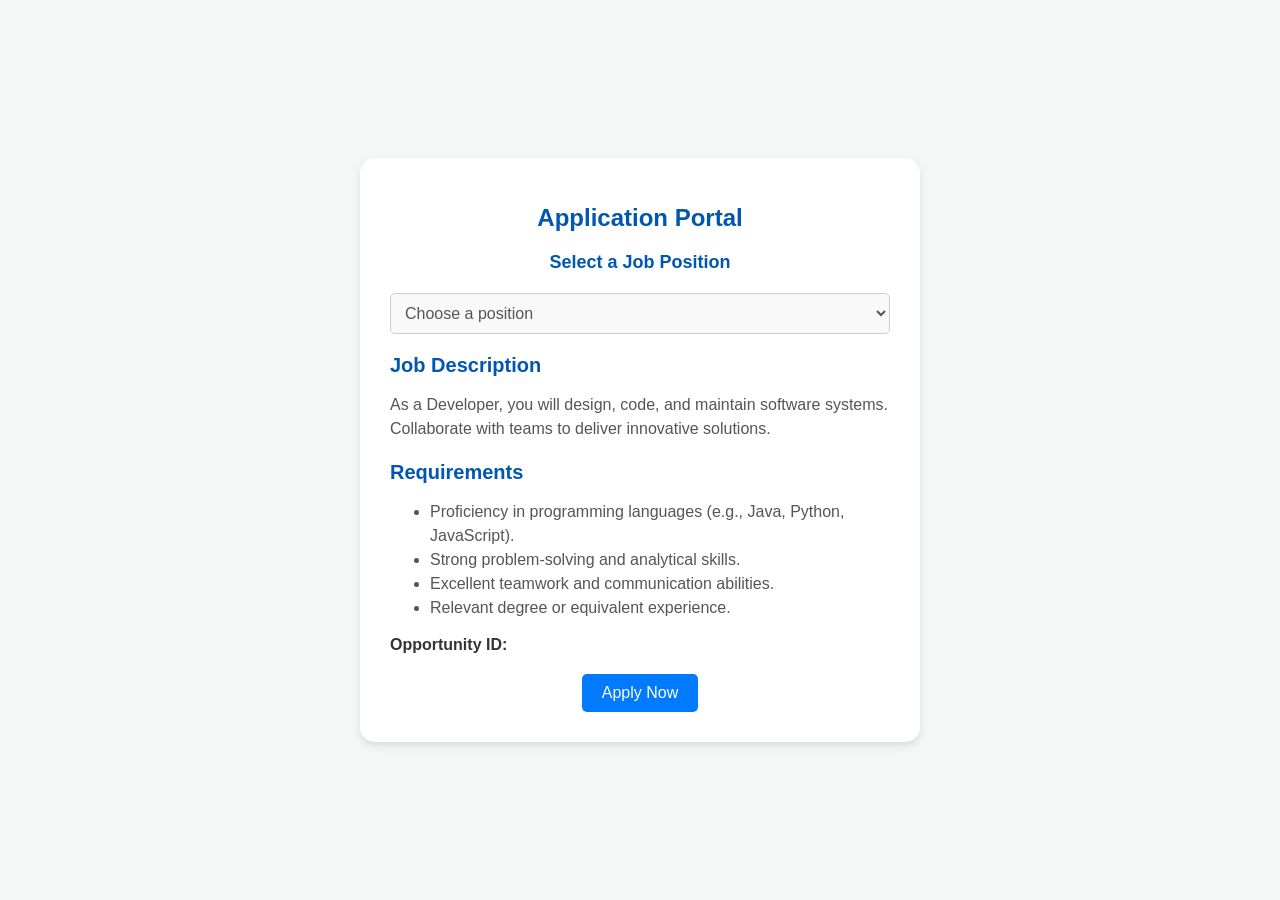
<file: app.html>
<!DOCTYPE html>
<html lang="en">
<head>
    <meta charset="UTF-8">
    <meta name="viewport" content="width=device-width, initial-scale=1.0">
    <title>Application Portal</title>
    <link rel="stylesheet" href="https://cdnjs.cloudflare.com/ajax/libs/font-awesome/6.0.0-beta3/css/all.min.css">
    <link rel="stylesheet" href="app.css">
</head>
<body>
    <div class="container">
        <h1>Application Portal</h1>
        <div class="search">
            <h2>Select a Job Position</h2>
            <select id="role">
                <option value="" disabled selected>Choose a position</option>
                <option value="Developer">Developer</option>
                <option value="Designer">Designer</option>
                <option value="Front-end">Front-end Engineer</option>
                <option value="Back-end">Back-end Engineer</option>
                <option value="QA">QA/Tester</option>
            </select>
        </div>
        <div id="job-details">
            <h2>Job Description</h2>
            <p id="job-description">
                As a Developer, you will design, code, and maintain software systems. Collaborate with teams to deliver innovative solutions.
            </p>
        </div>
        <div id="job-requirements">
            <h2>Requirements</h2>
            <ul id="requirements-list">
                <li>Proficiency in programming languages (e.g., Java, Python, JavaScript).</li>
                <li>Strong problem-solving and analytical skills.</li>
                <li>Excellent teamwork and communication abilities.</li>
                <li>Relevant degree or equivalent experience.</li>
            </ul>
            <p><strong>Opportunity ID:</strong> </p>
        </div>
        <div id="apply-button-container">
            <a href="application-form.html" target="_blank">
                <button id="apply-button">Apply Now</button>
            </a>
        </div>
    </div>
    <script src="app.js"></script>
</body>
</html>
</file>
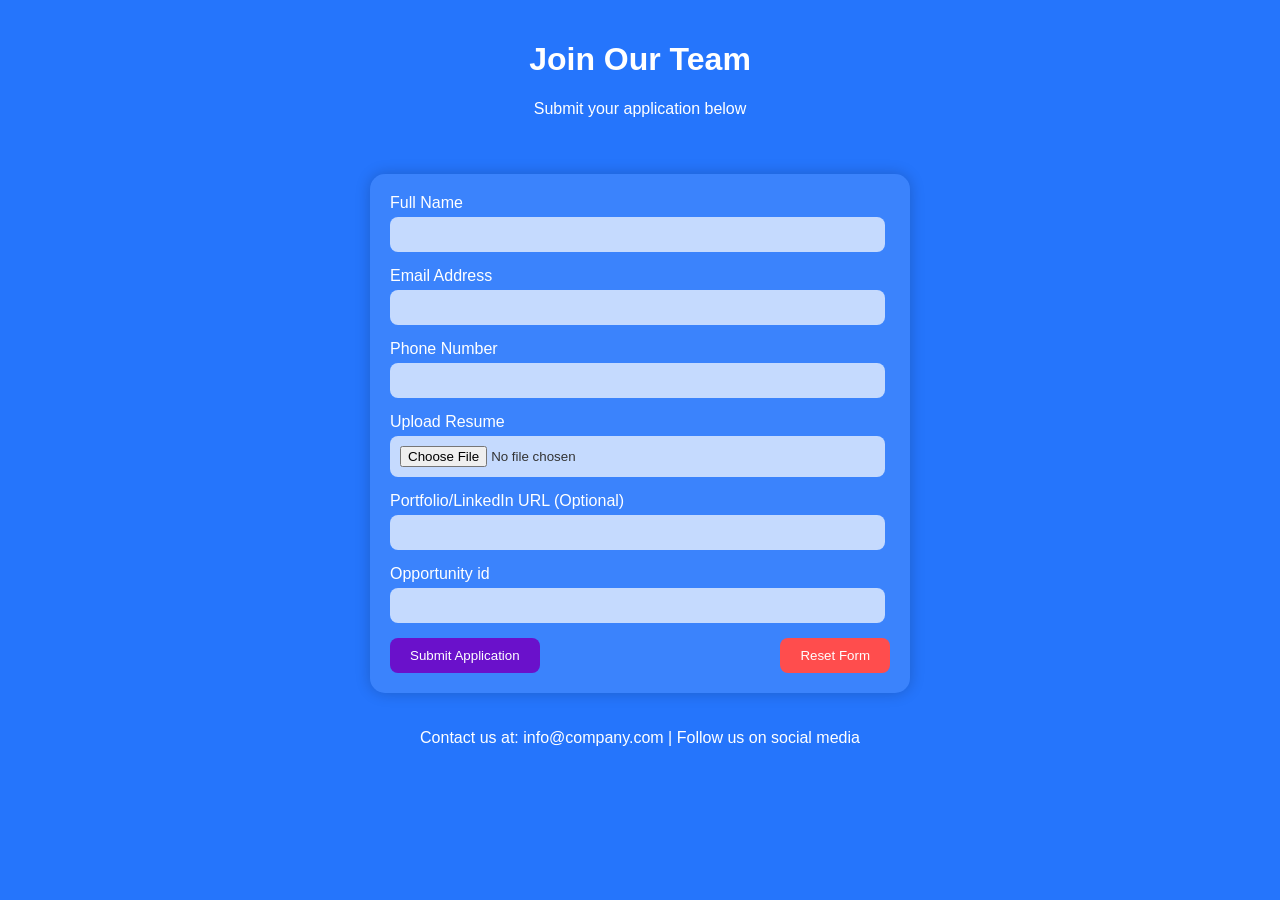
<file: application-form.html>
<!DOCTYPE html>
<html lang="en">
<head>
    <meta charset="UTF-8">
    <meta name="viewport" content="width=device-width, initial-scale=1.0">
    <title>Applicant Submission Page</title>
    <link rel="stylesheet" href="application-form.css"> 
</head>
<body>
    <div class="header">
        <h1>Join Our Team</h1>
        <p>Submit your application below</p>
    </div>

    <div class="form-container">
        <form id="applicantForm">
            <div class="input-group">
                <label for="name">Full Name</label>
                <input type="text" id="name" name="name" required>
            </div>

            <div class="input-group">
                <label for="email">Email Address</label>
                <input type="email" id="email" name="email" required>
            </div>

            <div class="input-group">
                <label for="phone">Phone Number</label>
                <input type="tel" id="phone" name="phone" required>
            </div>

            <div class="input-group">
                <label for="resume">Upload Resume</label>
                <input type="file" id="resume" name="resume" accept=".pdf,.doc,.docx" required>
            </div>

            <div class="input-group">
                <label for="portfolio">Portfolio/LinkedIn URL (Optional)</label>
                <input type="url" id="portfolio" name="portfolio">
            </div>
            <div class="input-group">
                <label for="op-id">Opportunity id</label>
                <input type="text">
            </div>
            <div class="button-group">
                <button type="submit" class="submit-btn">Submit Application</button>
                <button type="reset" class="reset-btn">Reset Form</button>
            </div>
        </form>
    </div>

    <div class="footer">
        <p>Contact us at: info@company.com | Follow us on social media</p>
    </div>
</body>
</html>
</file>
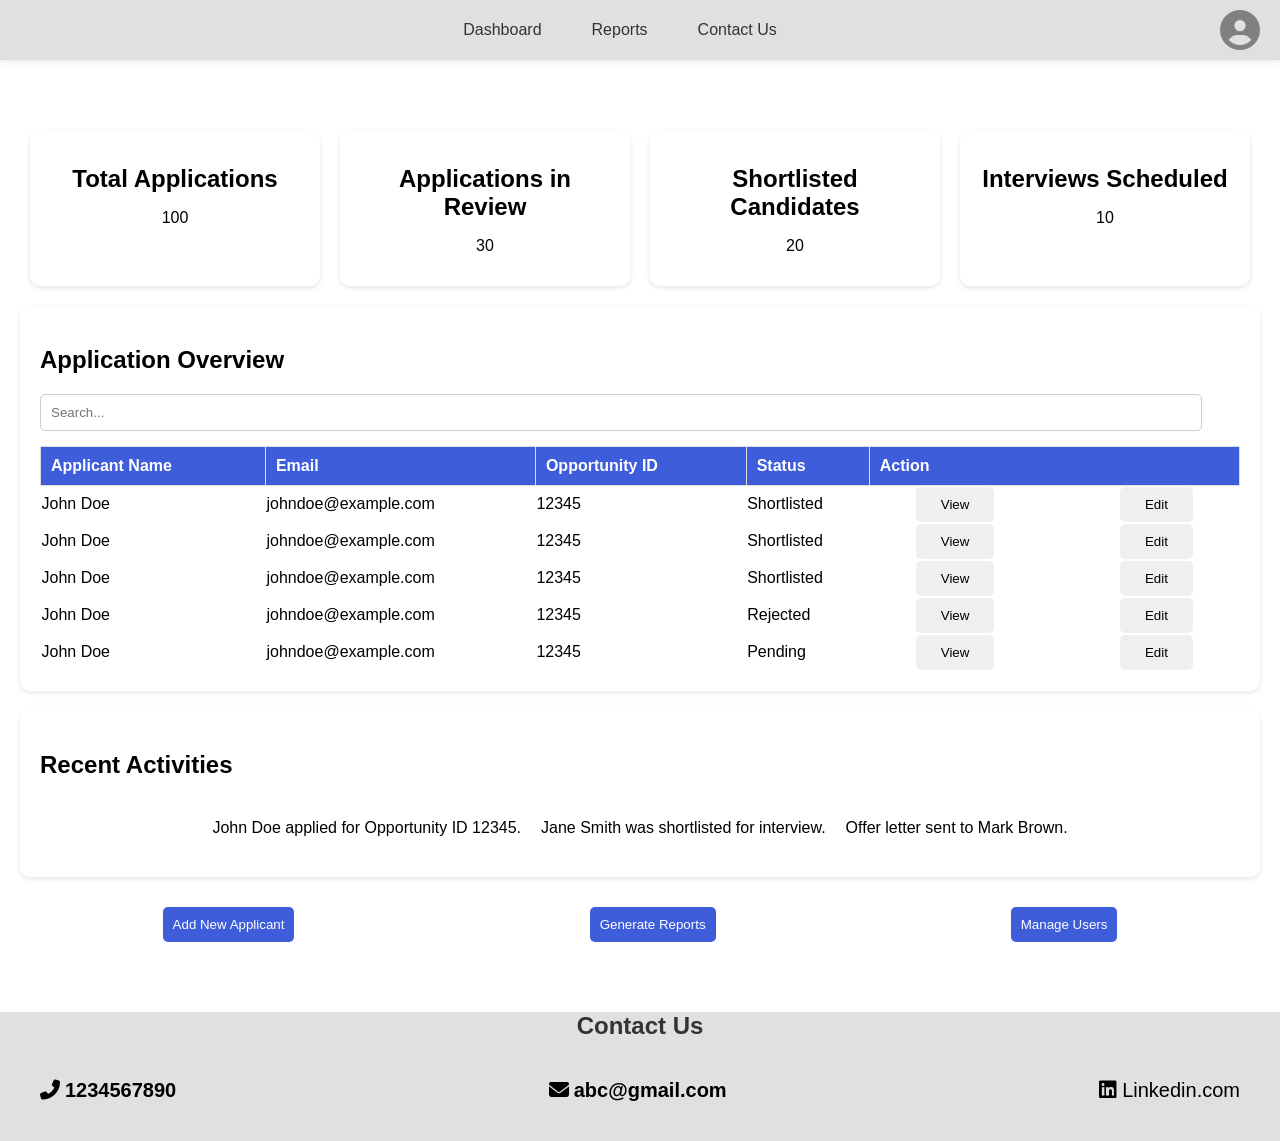
<file: dash.html>
<!DOCTYPE html>
<html lang="en">
<head>
    <meta charset="UTF-8">
    <meta name="viewport" content="width=device-width, initial-scale=1.0">
    <title>Dashboard</title>
    <link rel="stylesheet" href="dash.css">
    <link rel="stylesheet" href="https://cdnjs.cloudflare.com/ajax/libs/font-awesome/6.5.2/css/all.min.css">
</head>
<body>
    <div class="nav">
        <ul>
            <li><a href="dash.html">Dashboard</a></li>
            <li><a href="#reports">Reports</a></li>
            <li><a href="#contact">Contact Us</a></li>
        </ul>
        <div class="profile-icon">
            <i class="fas fa-user-circle" style="font-size: 40px; color: gray;"></i>
        </div>
    </div>
    <div class="main-content">
        <div class="metrics">
            <div class="metric">
                <h2>Total Applications</h2>
                <p>100</p>
            </div>
            <div class="metric">
                <h2>Applications in Review</h2>
                <p>30</p>
            </div>
            <div class="metric">
                <h2>Shortlisted Candidates</h2>
                <p>20</p>
            </div>
            <div class="metric">
                <h2>Interviews Scheduled</h2>
                <p>10</p>
            </div>
        </div>
    
        <div class="app-list">
            <h2>Application Overview</h2>
            <input type="text" placeholder="Search..." />
            <table>
                <thead>
                    <tr>
                        <th>Applicant Name</th>
                        <th>Email</th>
                        <th>Opportunity ID</th>
                        <th>Status</th>
                        <th>Action</th>
                    </tr>
                </thead>
                <tbody>
                    <tr>
                        <td>John Doe</td>
                        <td>johndoe@example.com</td>
                        <td>12345</td>
                        <td>Shortlisted</td>
                        <td class="buttons"><button>View</button> <button>Edit</button></td>
                    </tr>
                </tbody>
                <tbody>
                    <tr>
                        <td>John Doe</td>
                        <td>johndoe@example.com</td>
                        <td>12345</td>
                        <td>Shortlisted</td>
                        <td class="buttons"><button>View</button> <button>Edit</button></td>
                    </tr>
                </tbody>
                <tbody>
                    <tr>
                        <td>John Doe</td>
                        <td>johndoe@example.com</td>
                        <td>12345</td>
                        <td>Shortlisted</td>
                        <td class="buttons"><button>View</button> <button>Edit</button></td>
                    </tr>
                </tbody>
                <tbody>
                    <tr>
                        <td>John Doe</td>
                        <td>johndoe@example.com</td>
                        <td>12345</td>
                        <td>Rejected</td>
                        <td class="buttons"><button>View</button> <button>Edit</button></td>
                    </tr>
                </tbody>
                <tbody>
                    <tr>
                        <td>John Doe</td>
                        <td>johndoe@example.com</td>
                        <td>12345</td>
                        <td>Pending</td>
                        <td class="buttons"><button>View</button> <button>Edit</button></td>
                    </tr>
                </tbody>
            </table>
        </div>
        <div class="recent-activities" id="reports">
            <h2>Recent Activities</h2>
            <ul>
                <li>John Doe applied for Opportunity ID 12345.</li>
                <li>Jane Smith was shortlisted for interview.</li>
                <li>Offer letter sent to Mark Brown.</li>
            </ul>
        </div>
        <div class="quick-actions">
            <a href="manager.html">
                <button>Add New Applicant</button>
            </a>
            <button id="generate-reports">Generate Reports</button>
            <button>Manage Users</button>
        </div>
    </div>
    <div id="contact" class="Contact">
        <h2>Contact Us</h2>
        <div class="contact-info">
            <div>
                <i class="fas fa-phone-alt">
                    <span>1234567890</span>
                </i>
            </div>
            <div>
                <i class="fas fa-envelope">
                    <span>abc@gmail.com</span>
                </i>
            </div>
            <div>
                <i class="fab fa-linkedin">
                    <span>Linkedin.com</span>
                </i>
            </div>
        </div>
    </div>
    <script src="dash.js"></script>
</body>
</html>
</file>
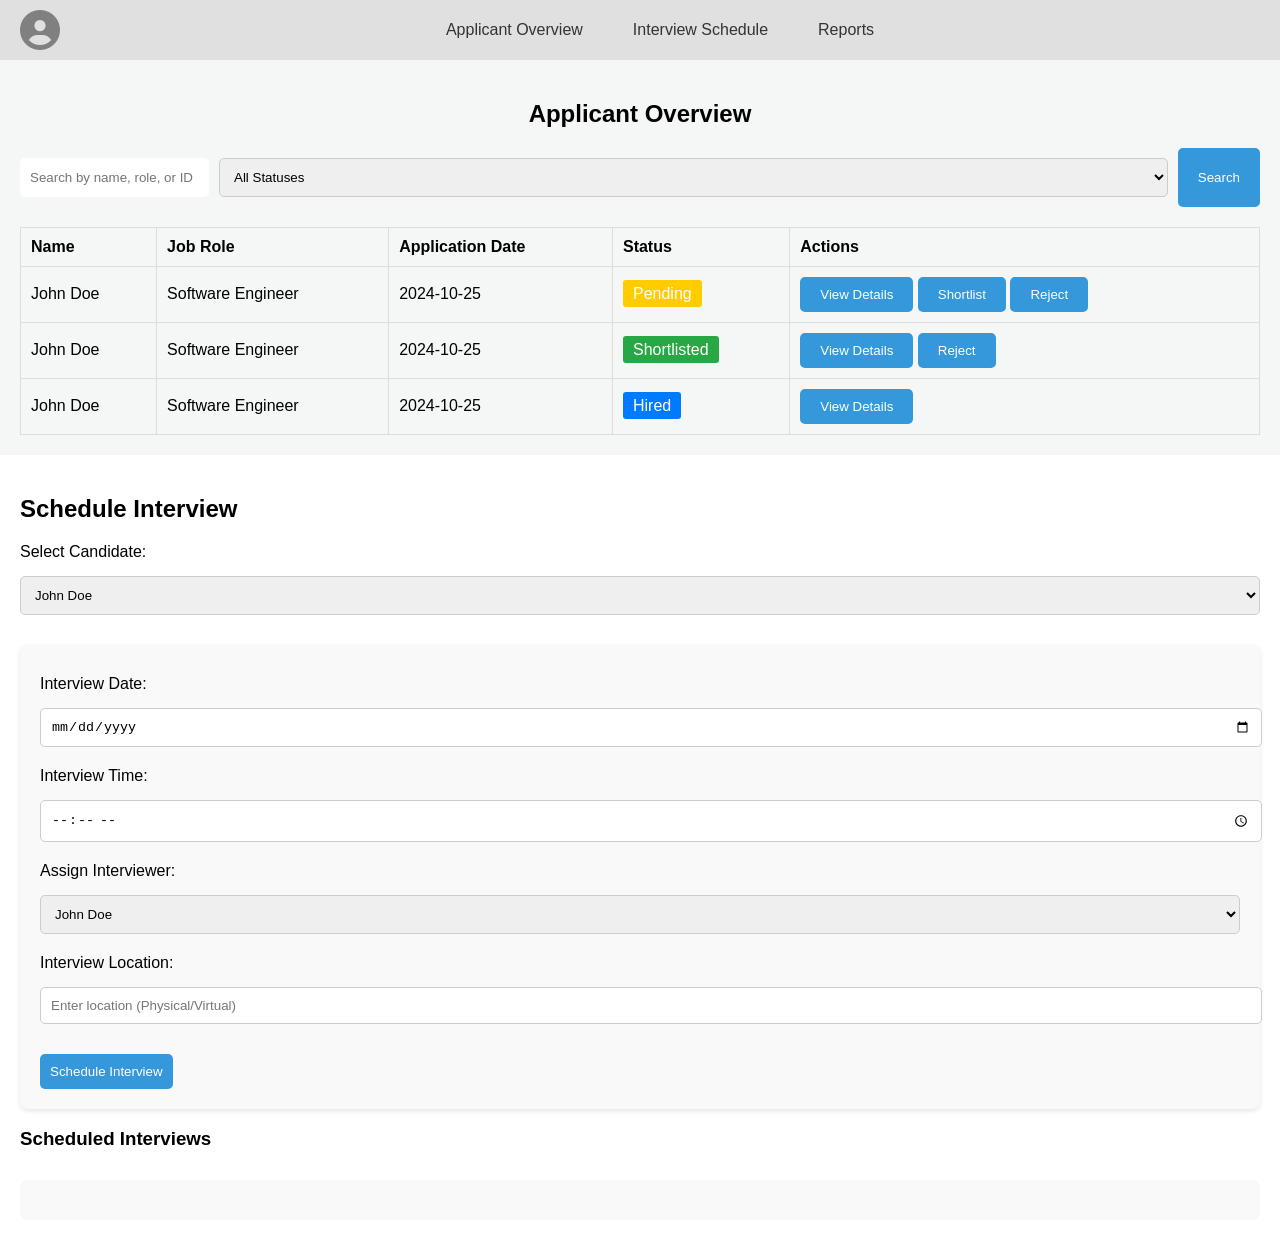
<file: manager.html>
<!DOCTYPE html>
<html lang="en">
<head>
    <meta charset="UTF-8">
    <meta name="viewport" content="width=device-width, initial-scale=1.0">
    <title>Manager Portal</title>
    <link rel="stylesheet" href="manager.css">
    <link rel="stylesheet" href="https://cdnjs.cloudflare.com/ajax/libs/font-awesome/6.5.2/css/all.min.css">
</head>
<body>
    <div class="nav">
        <div class="profile-icon">
            <i class="fas fa-user-circle" style="font-size: 40px; color: gray;"></i>
        </div>
        <ul>
            <li><a href="#applicant-overview">Applicant Overview</a></li>
            <li><a href="#schedule">Interview Schedule</a></li>
            <li><a href="reports">Reports</a></li>
        </ul>
    </div>
    <div class="applicant-overview" id="applicant-overview">
        <center><h2>Applicant Overview</h2></center>
        <div class="search-filter">
            <input type="text" id="search" placeholder="Search by name, role, or ID" />
            <select id="filterStatus">
                <option value="all">All Statuses</option>
                <option value="pending">Pending</option>
                <option value="shortlisted">Shortlisted</option>
                <option value="rejected">Rejected</option>
                <option value="hired">Hired</option>
            </select>
            <button id="searchBtn">Search</button>
        </div>
        <table>
            <thead>
                <tr>
                    <th>Name</th>
                    <th>Job Role</th>
                    <th>Application Date</th>
                    <th>Status</th>
                    <th>Actions</th>
                </tr>
            </thead>
            <tbody>
                <tr>
                    <td>John Doe</td>
                    <td>Software Engineer</td>
                    <td>2024-10-25</td>
                    <td><span class="status pending">Pending</span></td>
                    <td>
                        <button class="view-details">View Details</button>
                        <button class="shortlist">Shortlist</button>
                        <button class="reject">Reject</button>
                    </td>
                </tr>
                <tr>
                    <td>John Doe</td>
                    <td>Software Engineer</td>
                    <td>2024-10-25</td>
                    <td><span class="status shortlisted">Shortlisted</span></td>
                    <td>
                        <button class="view-details">View Details</button>
                        <button class="reject">Reject</button>
                    </td>
                </tr>
                <tr>
                    <td>John Doe</td>
                    <td>Software Engineer</td>
                    <td>2024-10-25</td>
                    <td><span class="status hired">Hired</span></td>
                    <td>
                        <button class="view-details">View Details</button>
                    </td>
                </tr>
            </tbody>
        </table>
    </div>
    <div class="schedule" id="schedule">
        <h2>Schedule Interview</h2>
        <label for="candidateSelect">Select Candidate:</label>
        <select id="candidateSelect">
        </select>
        
        <div id="interviewDetails">
            <label for="interviewDate">Interview Date:</label>
            <input type="date" id="interviewDate" required>

            <label for="interviewTime">Interview Time:</label>
            <input type="time" id="interviewTime" required>

            <label for="interviewer">Assign Interviewer:</label>
            <select id="interviewer">
                <option value="interviewer1">John Doe</option>
                <option value="interviewer2">Jane Smith</option>
                <option value="interviewer3">Alice Johnson</option>
            </select>

            <label for="interviewLocation">Interview Location:</label>
            <input type="text" id="interviewLocation" placeholder="Enter location (Physical/Virtual)" required>
        </div>

        <h3>Scheduled Interviews</h3>
        <div id="scheduledInterviews">
        </div>
    </div>
    <script src="manager.js"></script>
</body>
</html>
</file>
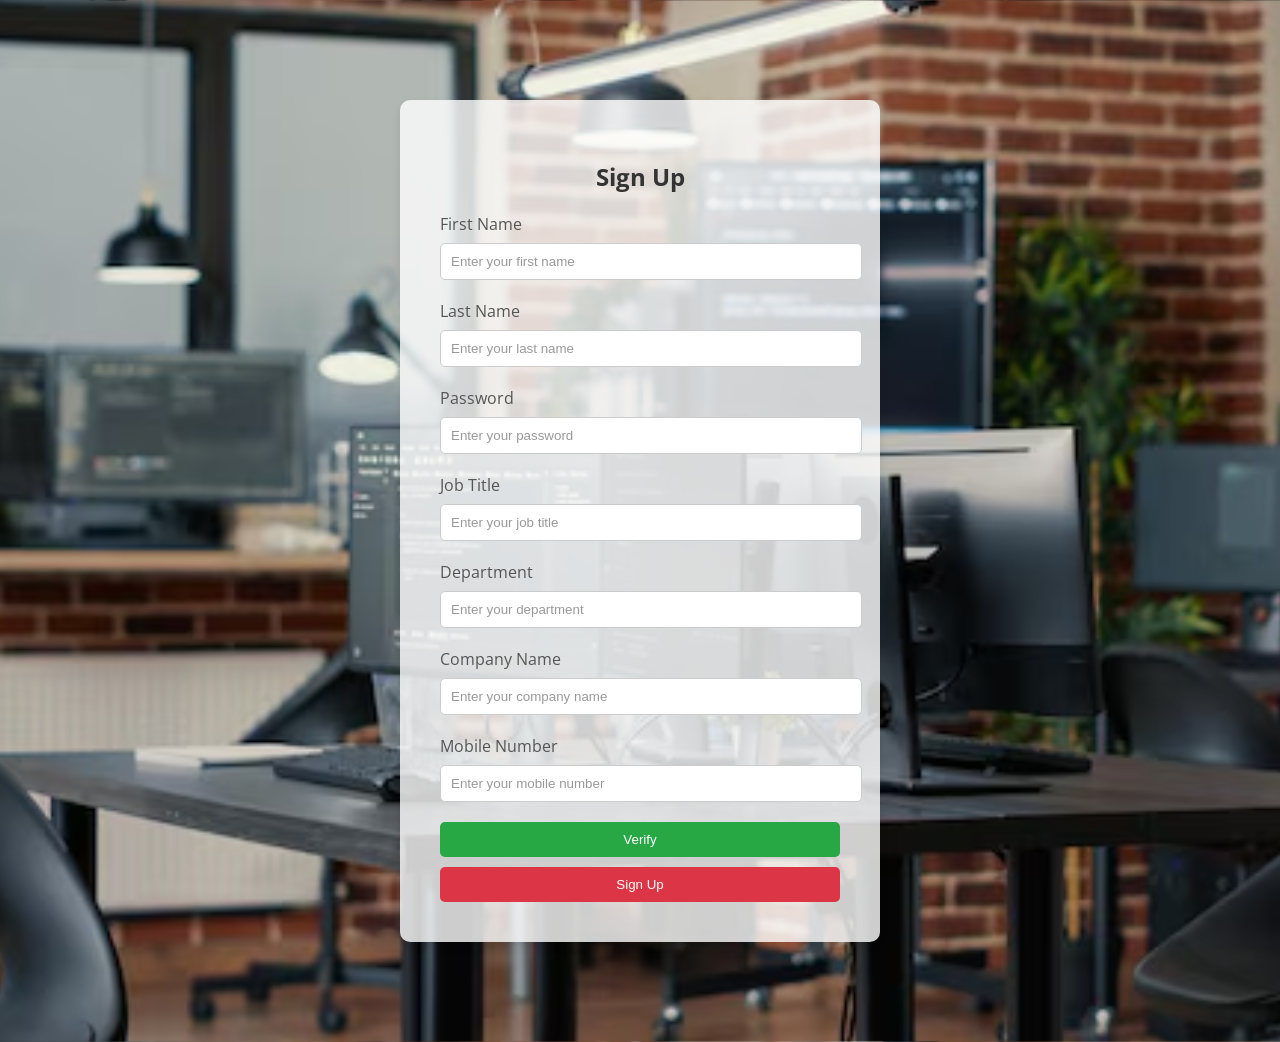
<file: registration.html>
<!DOCTYPE html>
<html lang="en">
<head>
    <meta charset="UTF-8">
    <meta name="viewport" content="width=device-width, initial-scale=1.0">
    <title>Register Form</title>
    <link href="https://fonts.googleapis.com/css2?family=Roboto:wght@400;700&family=Open+Sans:wght@400;700&display=swap" rel="stylesheet">
    <style>
        body {
            font-family:'Open Sans', sans-serif;
            background-image: url(images/img.avif); 
            background-size: cover;
            background-position: center;
            margin: 0;
            padding: 0;
        }
        form{
            z-index: 1;
        }
        .form-container {
            width: 400px;
            background-color: rgba(255, 255, 255, 0.8);
            padding: 40px;
            margin: 100px auto;
            border-radius: 10px;
            box-shadow: 0 4px 8px rgba(0, 0, 0, 0.1);
        }
        .form-container h2 {
            text-align: center;
            color: #333;
        }
        .form-container label {
            display: block;
            margin-bottom: 8px;
            color: #555;
        }
        .form-container input[type="text"],
        .form-container input[type="password"],
        .form-container input[type="tel"] {
            width: 100%;
            padding: 10px;
            margin-bottom: 20px;
            border: 1px solid #ccc;
            border-radius: 5px;
        }
        .form-container input[type="text"]::placeholder,
        .form-container input[type="password"]::placeholder,
        .form-container input[type="tel"]::placeholder {
            color: #999;
        }
        .form-container .btn-green {
            width: 100%;
            padding: 10px;
            background-color: #28a745;
            color: white;
            border: none;
            border-radius: 5px;
            cursor: pointer;
            margin-bottom: 10px;
        }
        .form-container .btn-red {
            width: 100%;
            padding: 10px;
            background-color: #dc3545;
            color: white;
            border: none;
            border-radius: 5px;
            cursor: pointer;
        }
        .form-container .btn-green:hover,
        .form-container .btn-red:hover {
            opacity: 0.9;
        }
    </style>
</head>
<body>
    <div class="form-container">
        <h2>Sign Up</h2>
        <form action="/submit-registration" method="POST">
            <label for="first-name">First Name</label>
            <input type="text" id="first-name" name="first-name" placeholder="Enter your first name" required>

            <label for="last-name">Last Name</label>
            <input type="text" id="last-name" name="last-name" placeholder="Enter your last name" required>

            <label for="password">Password</label>
            <input type="password" id="password" name="password" placeholder="Enter your password" required>

            <label for="job-title">Job Title</label>
            <input type="text" id="job-title" name="job-title" placeholder="Enter your job title" required>

            <label for="department">Department</label>
            <input type="text" id="department" name="department" placeholder="Enter your department" required>

            <label for="company">Company Name</label>
            <input type="text" id="company" name="company" placeholder="Enter your company name" required>

            <label for="mobile">Mobile Number</label>
            <input type="tel" id="mobile" name="mobile" placeholder="Enter your mobile number" required>

            <button type="button" class="btn-green">Verify</button>
            <button type="submit" class="btn-red">Sign Up</button>
        </form>
    </div>
    <script src="register.js"></script>
</body>
</html>
</file>
<file: app.css>
body {
    font-family: 'Arial', sans-serif;
    background: #f4f7f6;
    color: #333;
    margin: 0;
    padding: 0;
    display: flex;
    justify-content: center;
    align-items: center;
    height: 100vh;
}

.container {
    background: #ffffff;
    box-shadow: 0 4px 8px rgba(0, 0, 0, 0.1);
    padding: 30px;
    border-radius: 15px;
    text-align: center;
    max-width: 500px;
    width: 90%;
}

.container h1 {
    color: #0056b3;
    font-size: 24px;
    margin-bottom: 20px;
}

.search h2 {
    font-size: 18px;
    color: #0056b3;
    margin-bottom: 10px;
}

#role {
    padding: 10px;
    border-radius: 5px;
    width: 100%;
    margin-top: 10px;
    border: 1px solid #ccc;
    font-size: 16px;
    background-color: #f9f9f9;
    color: #555;
    outline: none;
    transition: border-color 0.3s, box-shadow 0.3s;
}

#role:hover {
    border-color: #0056b3;
    box-shadow: 0 0 4px rgba(0, 86, 179, 0.5);
}



#job-details, #job-requirements {
    margin-top: 20px;
    text-align: left;
}

#job-details h2, #job-requirements h2 {
    color: #0056b3;
    font-size: 20px;
    margin-bottom: 10px;
}

#job-description, #requirements-list {
    font-size: 16px;
    color: #555;
    line-height: 1.5;
}

#apply-button-container {
    margin-top: 20px;
    text-align: center;
}

#apply-button {
    padding: 10px 20px;
    font-size: 16px;
    color: #fff;
    background: #007bff; 
    border: none;
    border-radius: 5px;
    transition: background-color 0.3s, transform 0.2s, box-shadow 0.2s;
}

#apply-button:hover {
    background-color: #0056b3;
    cursor: pointer;
    transform: scale(1.05);
    box-shadow: 0 4px 6px rgba(0, 86, 179, 0.2);
}
</file>
<file: application-form.css>
body, html {
    margin: 0;
    padding: 0;
    font-family: Arial, sans-serif;
    background: #2575fc;
    color: #fff;
    height: 100%;
}

body {
    display: flex;
    flex-direction: column;
    justify-content: flex-start;
    align-items: center;
}

.header {
    text-align: center;
    padding: 20px 0;
    width: 100%;
}
.form-container {
    background: rgba(255, 255, 255, 0.1);
    padding: 20px;
    border-radius: 15px;
    box-shadow: 0 0 15px rgba(0, 0, 0, 0.2);
    max-width: 500px;
    width: 90%;
    margin-top: 20px;
}

.input-group {
    margin-bottom: 15px;
}

.input-group label {
    display: block;
    margin-bottom: 5px;
}

.input-group input, 
.input-group select, 
.input-group textarea {
    width: 95%;
    padding: 10px;
    border: none;
    border-radius: 8px;
    background: rgba(255, 255, 255, 0.7);
    color: #333;
    outline: none;
    transition: background 0.3s;
}

.input-group input:focus, 
.input-group select:focus, 
.input-group textarea:focus {
    background: rgba(255, 255, 255, 0.9);
}

.button-group {
    display: flex;
    justify-content: space-between;
}

.submit-btn, .reset-btn {
    padding: 10px 20px;
    border: none;
    border-radius: 8px;
    cursor: pointer;
    transition: background 0.3s, transform 0.2s;
}

.submit-btn {
    background: #6a11cb;
    color: #fff;
}

.submit-btn:hover {
    background: #2575fc;
    transform: scale(1.05);
}

.reset-btn {
    background: #ff4d4d;
    color: #fff;
}

.reset-btn:hover {
    background: #ff3333;
    transform: scale(1.05);
}

.footer {
    margin-top: 20px;
    text-align: center;
}
</file>
<file: dash.css>
body {
    margin: 0;
    padding: 0;
    font-family: 'Roboto', sans-serif;
}
html{
    scroll-behavior: smooth;
}
.nav {
    display: flex;
    justify-content: center;
    align-items: center;
    padding: 10px 20px;
    background-color: #E0E0E0;
    box-shadow: 0 2px 5px rgba(211, 215, 219, 0.5);
}
.profile-icon {
    margin-right: auto;
    display: flex;
    align-items: center;
}
ul {
    display: flex;
    list-style: none;
    margin: 0;
    padding: 0;
    flex: 1;
    justify-content: center;
}
ul li {
    margin: 0 15px;
    padding: 10px 10px;
    color: black;
    cursor: pointer;
    transition: background-color 0.3s ease, color 0.3s ease;
}
a {
    text-decoration: none;
    color: #333333;
}
ul li:hover {
    color: #FFFFFF;
    background-color:dodgerblue;
    border-radius: 5px;
    box-shadow: 0 2px 5px rgba(97, 170, 247, 0.5);
}
.main-content { 
    padding: 70px 20px;
}
.metrics {
    display: flex;
    justify-content: space-between;
    margin-bottom: 20px;
}
.metric {
    background-color: #fff;
    border-radius: 10px;
    padding: 15px;
    box-shadow: 0 2px 5px rgba(0, 0, 0, 0.1);
    flex: 1;
    margin: 0 10px;
    text-align: center;
    transition: transform 0.3s ease, box-shadow 0.3s ease; 
}
.metric:hover{
    background-color: #FFB84D; 
    color: #333333;
    transform: scale(1.05);
    box-shadow: 0 4px 8px rgba(0, 0, 0, 0.2);
    cursor: pointer;
}
.metric h2 {
    margin-bottom: 10px;
}
.app-list {
    background-color: #fff;
    border-radius: 10px;
    padding: 20px;
    box-shadow: 0 2px 5px rgba(0, 0, 0, 0.1);
    margin-bottom: 20px;
}
.app-list input {
    padding: 10px;
    border: 1px solid #ccc;
    border-radius: 5px;
    margin-bottom: 15px;
    width: 95%;
}
.app-list table {
    width: 100%;
    border-collapse: collapse;
}
.app-list th, .app td {
    border: 1px solid #ddd;
    padding: 10px;
    text-align: left;
}
.app-list th {
    background-color: #3e5dda;
    color: white;
}
.app-list tr:hover {
    background-color: #f1f1f1;
}
.buttons{
    border: none;
    display: flex;
    justify-content:space-evenly;
    gap: 80px;
}
.buttons button{
    border: none;
    border-radius: 5px;
    padding: 10px 25px;
    cursor: pointer;
    transition: transform 0.3s ease, box-shadow 0.3s ease; 
}
.buttons button:hover{
    cursor: pointer;
    background-color:dodgerblue;
    transform: scale(1.05);
}
.recent-activities {
    background-color: #fff;
    border-radius: 10px;
    padding: 20px;
    box-shadow: 0 2px 5px rgba(0, 0, 0, 0.1);
}
.recent-activities ul {
    list-style-type: none;
}
.recent-activities li {
    margin: 10px 0;
}
.quick-actions {
    display: flex;
    gap: 10px;
    justify-content: space-around;
    margin-top: 30px;
}
.quick-actions button {
    padding: 10px;
    background-color: #3e5dda;
    color: white;
    border: none;
    border-radius: 5px;
    cursor: pointer;
    transition: background-color 0.3s;
}
.quick-actions button:hover {
    background-color:#A6C8E0;
}
.Contact{
    background-color: #E0E0E0;
}
.Contact h2{
    text-align: center;
    color:#333333;
    margin: 0;
    padding: 0;
}
.contact-info{
    display: flex;
    justify-content: space-between;
    align-items: center;
    flex-direction: row;
    padding: 40px;
}
.contact-info i{
    font-size: 20px;
    color:black
}
.contact-info span{
    font-family: 'Open Sans', sans-serif;
    color:black;
}
.contact-info span:hover{
    color: #0056B3;
    cursor: pointer;
}
.contact-info i:hover{
    color: #0056B3;
}
</file>
<file: manager.css>
body {
    margin: 0;
    padding: 0;
    font-family: 'Roboto', sans-serif;
}
html{
    scroll-behavior: smooth;
}
.nav {
    display: flex;
    justify-content: center;
    align-items: center;
    padding: 10px 20px;
    background-color: #E0E0E0;
    box-shadow: 0 2px 5px rgba(211, 215, 219, 0.5);
}
.profile-icon {
    margin-right: auto;
    display: flex;
    align-items: center;
}
ul {
    display: flex;
    list-style: none;
    margin: 0;
    padding: 0;
    flex: 1;
    justify-content: center;
}
ul li {
    margin: 0 15px;
    padding: 10px 10px;
    color: black;
    cursor: pointer;
    transition: background-color 0.3s ease, color 0.3s ease;
}
a {
    text-decoration: none;
    color: #333333;
}
ul li:hover {
    color: #FFFFFF;
    background-color:dodgerblue;
    border-radius: 5px;
    box-shadow: 0 2px 5px rgba(97, 170, 247, 0.5);
}
.applicant-overview {
    padding: 20px;
    background-color: #f4f7f6;
}

.search-filter {
    display: flex;
    gap: 10px;
    margin-bottom: 20px;
}

#search {
    padding: 10px;
    width: 200px;
    border-radius: 5px;
    border: none;
}

#filterStatus {
    padding: 10px;
    border-radius: 5px;
}

button {
    padding: 10px 15px;
    cursor: pointer;
    border-radius: 5px;
    background-color: #2575fc;
    color: white;
    border: none;
}

button:hover {
    background-color: #0056b3;
}

table {
    width: 100%;
    border-collapse: collapse;
}

table, th, td {
    border: 1px solid #ddd;
}

th, td {
    padding: 10px;
    text-align: left;
}

.status {
    padding: 5px 10px;
    border-radius: 3px;
}

.status.pending {
    background-color: #ffcc00;
    color: white;
}

.status.shortlisted {
    background-color: #28a745;
    color: white;
}

.status.rejected {
    background-color: #dc3545;
    color: white;
}

.status.hired {
    background-color: #007bff;
    color: white;
}
.schedule {
    padding: 20px;
}

#interviewDetails {
    margin-top: 20px;
    background-color: #f9f9f9;
    padding: 20px;
    border-radius: 8px;
    box-shadow: 0 2px 5px rgba(0, 0, 0, 0.1);
}

label {
    display: block;
    margin: 10px 0 5px;
}

input, select {
    width: 100%;
    padding: 10px;
    margin: 10px 0;
    border: 1px solid #ccc;
    border-radius: 5px;
}

button {
    padding: 10px 20px;
    background-color: #3498db;
    color: white;
    border: none;
    border-radius: 5px;
    cursor: pointer;
}

button:hover {
    background-color: #2980b9;
}

#scheduledInterviews {
    margin-top: 30px;
    background-color: #f9f9f9;
    padding: 20px;
    border-radius: 8px;
}

.scheduledInterview {
    background-color: #e7e7e7;
    margin: 10px 0;
    padding: 10px;
    border-radius: 5px;
}
</file>
